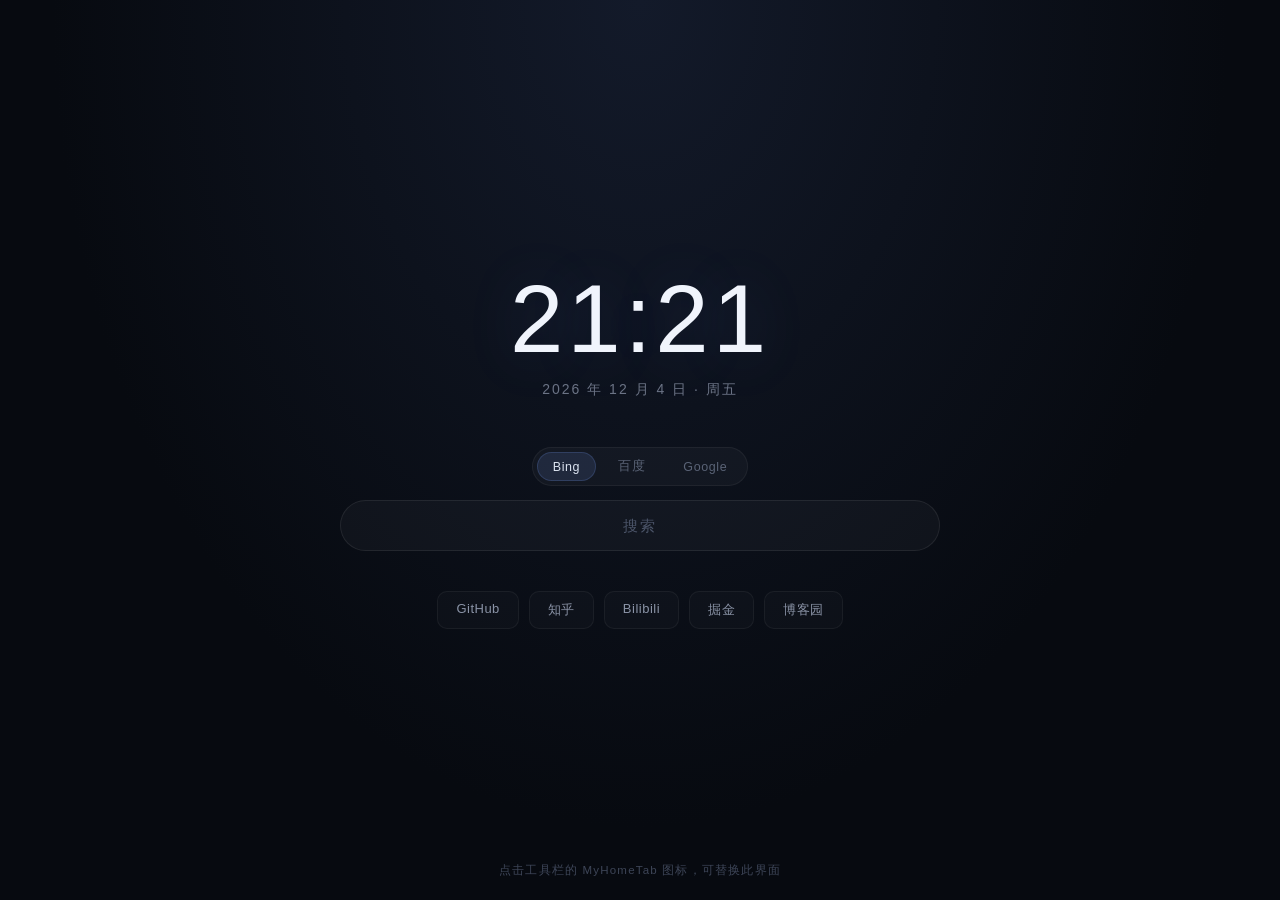
<file: index.html>
<!DOCTYPE html>
<html lang="zh-CN">
<head>
<meta charset="UTF-8">
<meta name="viewport" content="width=device-width, initial-scale=1.0">
<title>新标签页</title>
<style>
  * { margin: 0; padding: 0; box-sizing: border-box; }

  html, body {
    height: 100%;
    overflow: hidden;
    background: #070a10;
    color: #e6ebf5;
    font-family: -apple-system, BlinkMacSystemFont, "Segoe UI", Roboto,
                 "PingFang SC", "Microsoft YaHei", sans-serif;
  }

  #frame, #default {
    position: fixed;
    inset: 0;
    width: 100%;
    height: 100%;
  }
  #frame { border: 0; display: block; }
  #frame[hidden], #default[hidden] { display: none; }

  /* ---------- 默认界面 ---------- */
  #default {
    display: flex;
    flex-direction: column;
    align-items: center;
    justify-content: center;
    background: radial-gradient(ellipse at 50% 0%, #131a2a 0%, #070a10 65%);
    user-select: none;
  }

  .clock {
    font-size: 96px;
    font-weight: 200;
    letter-spacing: 4px;
    color: #f0f4fc;
    font-variant-numeric: tabular-nums;
    line-height: 1;
    text-shadow: 0 0 60px rgba(120, 160, 255, .18);
  }
  .date {
    margin-top: 14px;
    font-size: 14px;
    letter-spacing: 2px;
    color: #6b7385;
  }

  .search {
    margin-top: 48px;
    width: min(600px, 82vw);
    display: flex;
    flex-direction: column;
    align-items: center;
    gap: 14px;
  }

  .engines {
    display: flex;
    gap: 6px;
    padding: 4px;
    border-radius: 999px;
    background: rgba(255,255,255,.03);
    border: 1px solid rgba(255,255,255,.05);
  }
  .engine {
    padding: 6px 16px;
    border: none;
    background: transparent;
    color: #5a6376;
    font-size: 12.5px;
    font-family: inherit;
    letter-spacing: .6px;
    border-radius: 999px;
    cursor: pointer;
    transition: .18s;
  }
  .engine:hover { color: #8a93a6; }
  .engine.active {
    color: #dbe3f0;
    background: rgba(120, 160, 255, .12);
    box-shadow: inset 0 0 0 1px rgba(120, 160, 255, .18);
  }

  .search input {
    width: 100%;
    padding: 16px 24px;
    border-radius: 999px;
    border: 1px solid rgba(255,255,255,.08);
    background: rgba(255,255,255,.03);
    color: #e6ebf5;
    font-size: 15px;
    font-family: inherit;
    outline: none;
    transition: .25s;
    text-align: center;
    letter-spacing: .5px;
  }
  .search input::placeholder {
    color: #4b5468;
    letter-spacing: 2px;
  }
  .search input:focus {
    border-color: rgba(120, 160, 255, .3);
    background: rgba(255,255,255,.05);
    box-shadow: 0 0 0 4px rgba(120, 160, 255, .06);
  }

  .links {
    margin-top: 40px;
    display: flex;
    gap: 10px;
    flex-wrap: wrap;
    justify-content: center;
    padding: 0 24px;
  }
  .links a {
    padding: 9px 18px;
    border-radius: 10px;
    border: 1px solid rgba(255,255,255,.05);
    background: rgba(255,255,255,.02);
    color: #8a93a6;
    font-size: 13px;
    text-decoration: none;
    transition: .2s;
    letter-spacing: .5px;
  }
  .links a:hover {
    color: #dbe3f0;
    border-color: rgba(255,255,255,.14);
    background: rgba(255,255,255,.05);
    transform: translateY(-2px);
  }

  .hint {
    position: fixed;
    bottom: 22px;
    font-size: 11.5px;
    color: #3d4557;
    letter-spacing: 1.2px;
  }

  @media (max-width: 600px) {
    .clock { font-size: 64px; letter-spacing: 2px; }
    .date { font-size: 12px; }
    .search { margin-top: 36px; gap: 12px; }
    .engine { padding: 5px 12px; font-size: 12px; }
    .search input { padding: 13px 18px; font-size: 14px; }
    .links { margin-top: 28px; gap: 8px; }
    .links a { padding: 8px 14px; font-size: 12px; }
    .hint { font-size: 10.5px; }
  }
</style>
</head>
<body>
  <!-- 默认界面（未设置自定义 HTML 时显示） -->
  <div id="default">
    <div class="clock" id="clock">--:--</div>
    <div class="date" id="date"></div>

    <form class="search" id="searchForm">
      <div class="engines" id="engines">
        <button type="button" class="engine active" data-engine="bing">Bing</button>
        <button type="button" class="engine" data-engine="baidu">百度</button>
        <button type="button" class="engine" data-engine="google">Google</button>
      </div>
      <input type="text" id="q" placeholder="搜索" autocomplete="off" spellcheck="false">
    </form>

    <div class="links">
      <a href="https://github.com" target="_blank" rel="noopener">GitHub</a>
      <a href="https://www.zhihu.com" target="_blank" rel="noopener">知乎</a>
      <a href="https://www.bilibili.com" target="_blank" rel="noopener">Bilibili</a>
      <a href="https://juejin.cn" target="_blank" rel="noopener">掘金</a>
      <a href="https://www.cnblogs.com" target="_blank" rel="noopener">博客园</a>
    </div>

    <div class="hint">点击工具栏的 MyHomeTab 图标，可替换此界面</div>
  </div>

  <!-- 用户自定义 HTML 的渲染容器 -->
  <iframe id="frame" src="sandbox.html" hidden
    sandbox="allow-scripts allow-same-origin allow-forms allow-popups allow-modals allow-downloads"></iframe>

  <script src="index.js"></script>
</body>
</html>
</file>
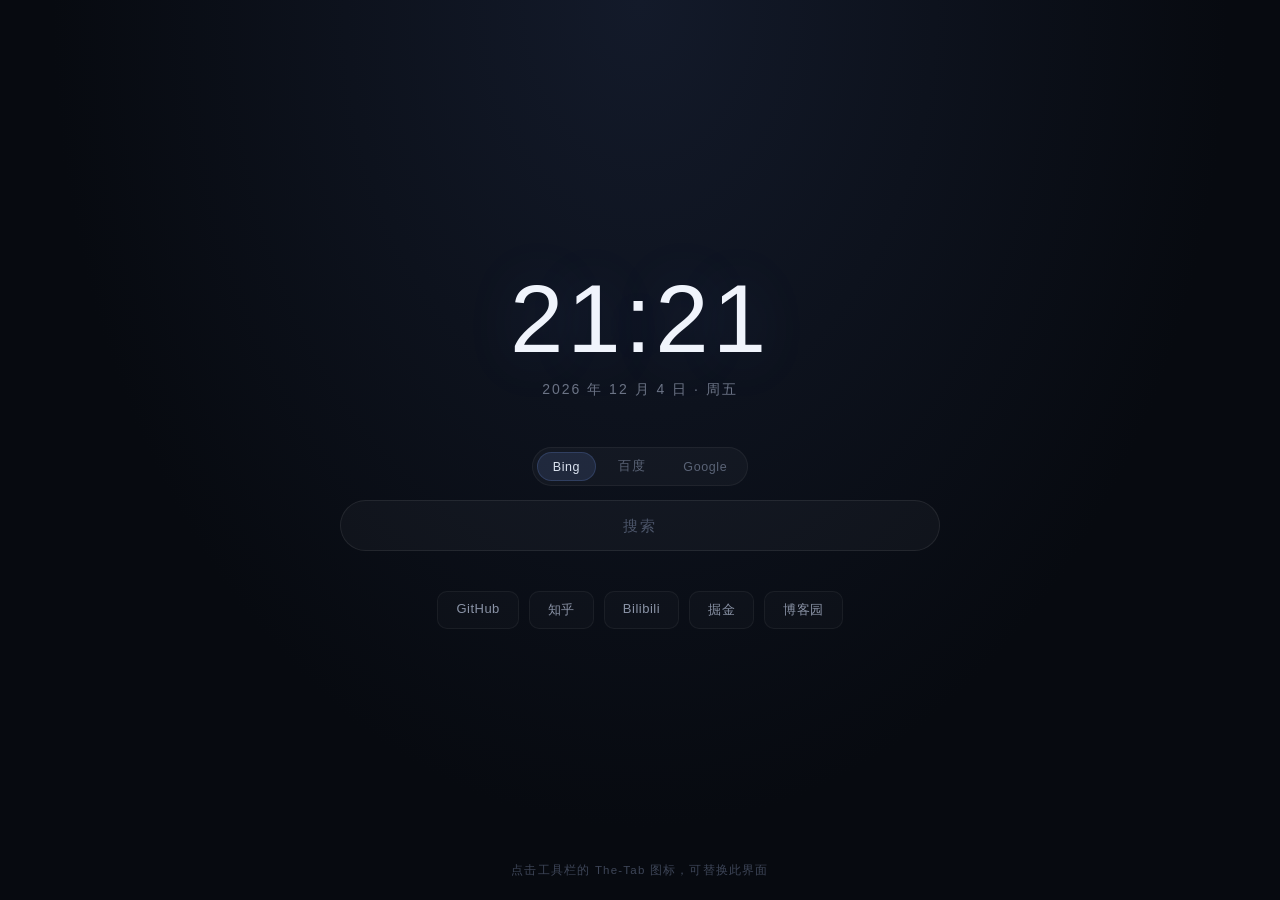
<file: src/index.html>
<!DOCTYPE html>
<html lang="zh-CN">
<head>
<meta charset="UTF-8">
<meta name="viewport" content="width=device-width, initial-scale=1.0">
<title>新标签页</title>
<script>
  // 简单的语言切换逻辑
  const STORAGE_KEY = 'language';
  function updateLanguage() {
    chrome.storage.local.get({ [STORAGE_KEY]: 'zh_CN' }, (data) => {
      const lang = data[STORAGE_KEY] || 'zh_CN';
      document.documentElement.lang = lang;
    });
  }
  updateLanguage();
</script>
<style>
  * { margin: 0; padding: 0; box-sizing: border-box; }

  html, body {
    height: 100%;
    overflow: hidden;
    background: #070a10;
    color: #e6ebf5;
    font-family: -apple-system, BlinkMacSystemFont, "Segoe UI", Roboto,
                 "PingFang SC", "Microsoft YaHei", sans-serif;
  }

  #frame, #default {
    position: fixed;
    inset: 0;
    width: 100%;
    height: 100%;
  }
  #frame { border: 0; display: block; }
  #frame[hidden], #default[hidden] { display: none; }

  /* ---------- 默认界面 ---------- */
  #default {
    display: flex;
    flex-direction: column;
    align-items: center;
    justify-content: center;
    background: radial-gradient(ellipse at 50% 0%, #131a2a 0%, #070a10 65%);
    user-select: none;
  }

  .clock {
    font-size: 96px;
    font-weight: 200;
    letter-spacing: 4px;
    color: #f0f4fc;
    font-variant-numeric: tabular-nums;
    line-height: 1;
    text-shadow: 0 0 60px rgba(120, 160, 255, .18);
  }
  .date {
    margin-top: 14px;
    font-size: 14px;
    letter-spacing: 2px;
    color: #6b7385;
  }

  .search {
    margin-top: 48px;
    width: min(600px, 82vw);
    display: flex;
    flex-direction: column;
    align-items: center;
    gap: 14px;
  }

  .engines {
    display: flex;
    gap: 6px;
    padding: 4px;
    border-radius: 999px;
    background: rgba(255,255,255,.03);
    border: 1px solid rgba(255,255,255,.05);
  }
  .engine {
    padding: 6px 16px;
    border: none;
    background: transparent;
    color: #5a6376;
    font-size: 12.5px;
    font-family: inherit;
    letter-spacing: .6px;
    border-radius: 999px;
    cursor: pointer;
    transition: .18s;
  }
  .engine:hover { color: #8a93a6; }
  .engine.active {
    color: #dbe3f0;
    background: rgba(120, 160, 255, .12);
    box-shadow: inset 0 0 0 1px rgba(120, 160, 255, .18);
  }

  .search input {
    width: 100%;
    padding: 16px 24px;
    border-radius: 999px;
    border: 1px solid rgba(255,255,255,.08);
    background: rgba(255,255,255,.03);
    color: #e6ebf5;
    font-size: 15px;
    font-family: inherit;
    outline: none;
    transition: .25s;
    text-align: center;
    letter-spacing: .5px;
  }
  .search input::placeholder {
    color: #4b5468;
    letter-spacing: 2px;
  }
  .search input:focus {
    border-color: rgba(120, 160, 255, .3);
    background: rgba(255,255,255,.05);
    box-shadow: 0 0 0 4px rgba(120, 160, 255, .06);
  }

  .links {
    margin-top: 40px;
    display: flex;
    gap: 10px;
    flex-wrap: wrap;
    justify-content: center;
    padding: 0 24px;
  }
  .links a {
    padding: 9px 18px;
    border-radius: 10px;
    border: 1px solid rgba(255,255,255,.05);
    background: rgba(255,255,255,.02);
    color: #8a93a6;
    font-size: 13px;
    text-decoration: none;
    transition: .2s;
    letter-spacing: .5px;
  }
  .links a:hover {
    color: #dbe3f0;
    border-color: rgba(255,255,255,.14);
    background: rgba(255,255,255,.05);
    transform: translateY(-2px);
  }

  .hint {
    position: fixed;
    bottom: 22px;
    font-size: 11.5px;
    color: #3d4557;
    letter-spacing: 1.2px;
  }

  @media (max-width: 600px) {
    .clock { font-size: 64px; letter-spacing: 2px; }
    .date { font-size: 12px; }
    .search { margin-top: 36px; gap: 12px; }
    .engine { padding: 5px 12px; font-size: 12px; }
    .search input { padding: 13px 18px; font-size: 14px; }
    .links { margin-top: 28px; gap: 8px; }
    .links a { padding: 8px 14px; font-size: 12px; }
    .hint { font-size: 10.5px; }
  }
</style>
</head>
<body>
  <!-- 默认界面（未设置自定义 HTML 时显示） -->
  <div id="default">
    <div class="clock" id="clock">--:--</div>
    <div class="date" id="date"></div>

    <form class="search" id="searchForm">
      <div class="engines" id="engines">
        <button type="button" class="engine active" data-engine="bing"><span data-i18n="engineBing">Bing</span></button>
        <button type="button" class="engine" data-engine="baidu"><span data-i18n="engineBaidu">百度</span></button>
        <button type="button" class="engine" data-engine="google"><span data-i18n="engineGoogle">Google</span></button>
      </div>
      <input type="text" id="q" placeholder="搜索" autocomplete="off" spellcheck="false" data-i18n-placeholder="searchPlaceholder">
    </form>

    <div class="links">
      <a href="https://github.com" target="_blank" rel="noopener"><span data-i18n="linksGitHub">GitHub</span></a>
      <a href="https://www.zhihu.com" target="_blank" rel="noopener"><span data-i18n="linksZhihu">知乎</span></a>
      <a href="https://www.bilibili.com" target="_blank" rel="noopener"><span data-i18n="linksBilibili">Bilibili</span></a>
      <a href="https://juejin.cn" target="_blank" rel="noopener"><span data-i18n="linksJuejin">掘金</span></a>
      <a href="https://www.cnblogs.com" target="_blank" rel="noopener"><span data-i18n="linksBlog">博客园</span></a>
    </div>

    <div class="hint" data-i18n="hint">点击工具栏的 The-Tab 图标，可替换此界面</div>
  </div>

  <!-- 用户自定义 HTML 的渲染容器 -->
  <iframe id="frame" src="sandbox.html" hidden
    sandbox="allow-scripts allow-same-origin allow-forms allow-popups allow-modals allow-downloads"></iframe>

  <script src="index.js"></script>
</body>
</html>
</file>
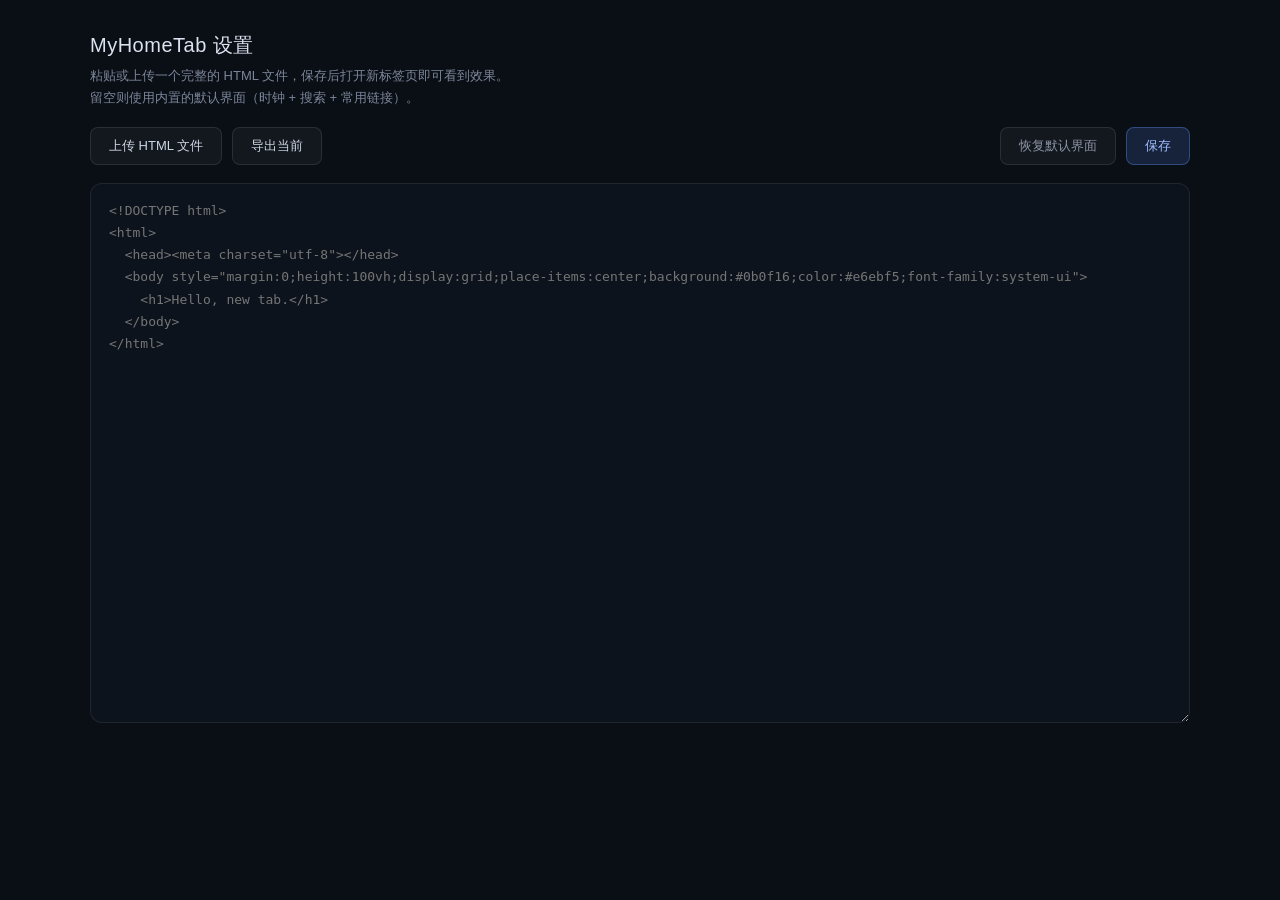
<file: settings.html>
<!DOCTYPE html>
<html lang="zh-CN">
<head>
<meta charset="UTF-8">
<meta name="viewport" content="width=device-width, initial-scale=1">
<title>MyHomeTab · 设置</title>
<style>
  * { box-sizing: border-box; }
  body {
    margin: 0; min-height: 100vh; padding: 32px;
    background: #0a0e15; color: #dbe3f0;
    font-family: -apple-system, BlinkMacSystemFont, "Segoe UI", Roboto,
                 "PingFang SC", "Microsoft YaHei", sans-serif;
  }
  main { max-width: 1100px; margin: 0 auto; display: flex; flex-direction: column; gap: 18px; }

  header h1 { margin: 0 0 6px; font-size: 20px; font-weight: 500; letter-spacing: .5px; }
  header p  { margin: 0; font-size: 13px; color: #7c869a; line-height: 1.7; }
  header code {
    padding: 1px 6px; border-radius: 4px;
    background: rgba(255,255,255,.06); color: #9dbdff;
    font-family: "SF Mono", Menlo, Consolas, monospace; font-size: 12px;
  }

  .toolbar { display: flex; align-items: center; gap: 10px; flex-wrap: wrap; }
  .spacer { flex: 1; }

  .btn {
    display: inline-flex; align-items: center;
    padding: 9px 18px;
    border-radius: 8px;
    border: 1px solid rgba(255,255,255,.1);
    background: rgba(255,255,255,.04);
    color: #cdd6e4;
    font-size: 13px; font-family: inherit;
    cursor: pointer; transition: .18s;
  }
  .btn:hover { background: rgba(255,255,255,.08); border-color: rgba(255,255,255,.18); }
  .btn.primary {
    background: rgba(96,150,255,.16);
    border-color: rgba(96,150,255,.35);
    color: #9dbdff;
  }
  .btn.primary:hover { background: rgba(96,150,255,.26); }
  .btn.ghost { color: #8b93a4; }

  textarea {
    width: 100%;
    min-height: 60vh;
    padding: 16px 18px;
    border-radius: 12px;
    border: 1px solid rgba(255,255,255,.08);
    background: #0d131c;
    color: #c9d4e6;
    font-family: "SF Mono", Menlo, Consolas, monospace;
    font-size: 13px;
    line-height: 1.7;
    resize: vertical;
    outline: none;
    transition: border-color .2s;
    tab-size: 2;
  }
  textarea:focus { border-color: rgba(96,150,255,.35); }

  .status { margin: 0; min-height: 18px; font-size: 12.5px; color: #6fb28b; }
  .status.error { color: #e28282; }
</style>
</head>
<body>
<main>
  <header>
    <h1>MyHomeTab 设置</h1>
    <p>
      粘贴或上传一个完整的 HTML 文件，保存后打开新标签页即可看到效果。<br>
      留空则使用内置的默认界面（时钟 + 搜索 + 常用链接）。
    </p>
  </header>

  <div class="toolbar">
    <label class="btn">
      <input type="file" id="fileInput" accept=".html,.htm,text/html" hidden>
      上传 HTML 文件
    </label>
    <button class="btn" id="downloadBtn">导出当前</button>
    <span class="spacer"></span>
    <button class="btn ghost" id="clearBtn">恢复默认界面</button>
    <button class="btn primary" id="saveBtn">保存</button>
  </div>

  <textarea id="editor" spellcheck="false" placeholder="&lt;!DOCTYPE html&gt;
&lt;html&gt;
  &lt;head&gt;&lt;meta charset=&quot;utf-8&quot;&gt;&lt;/head&gt;
  &lt;body style=&quot;margin:0;height:100vh;display:grid;place-items:center;background:#0b0f16;color:#e6ebf5;font-family:system-ui&quot;&gt;
    &lt;h1&gt;Hello, new tab.&lt;/h1&gt;
  &lt;/body&gt;
&lt;/html&gt;"></textarea>

  <p id="status" class="status"></p>
</main>
<script src="settings.js"></script>
</body>
</html>
</file>
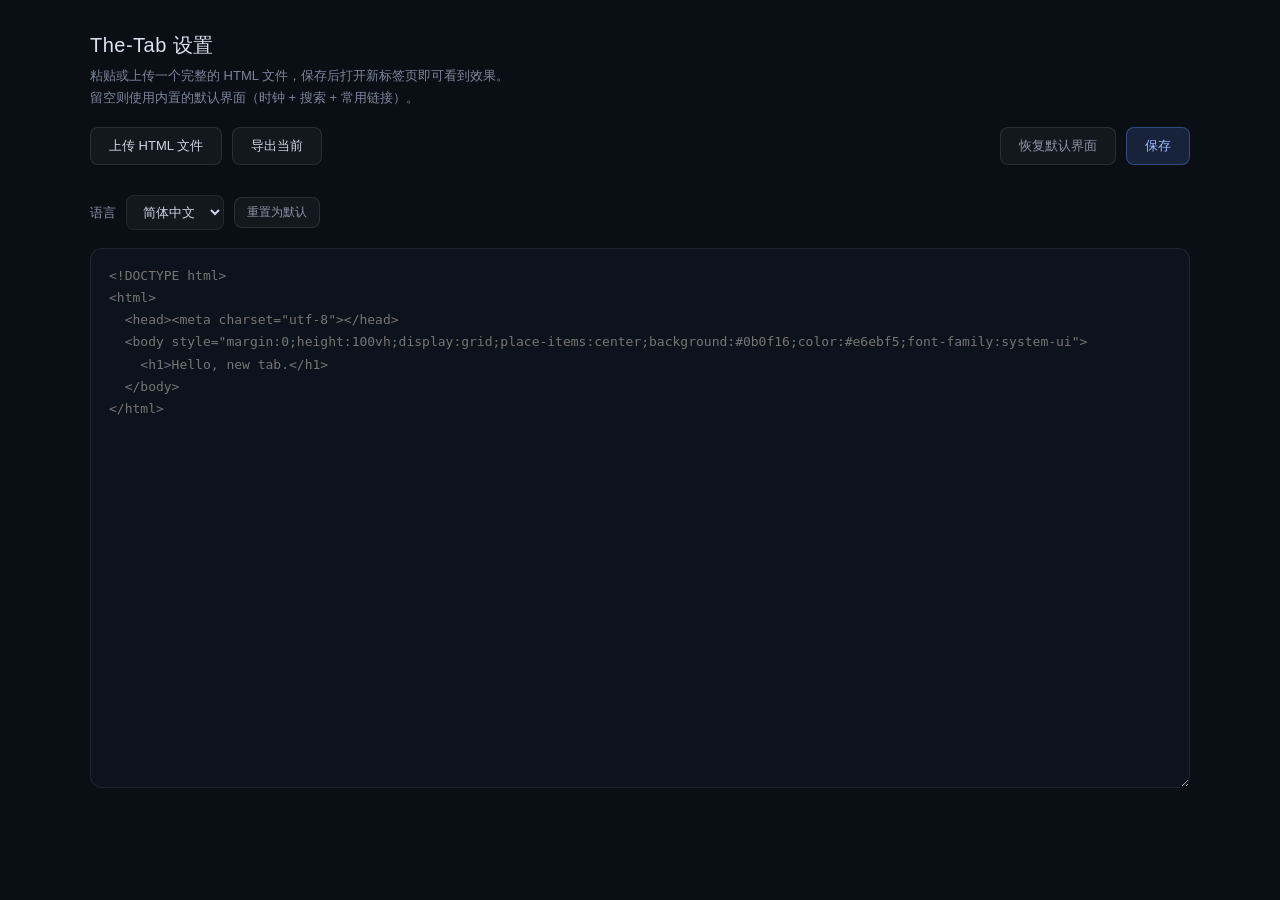
<file: src/settings.html>
<!DOCTYPE html>
<html lang="zh-CN">
<head>
<meta charset="UTF-8">
<meta name="viewport" content="width=device-width, initial-scale=1">
<title data-i18n="pageTitle">The-Tab · 设置</title>
<style>
  * { box-sizing: border-box; }
  body {
    margin: 0; min-height: 100vh; padding: 32px;
    background: #0a0e15; color: #dbe3f0;
    font-family: -apple-system, BlinkMacSystemFont, "Segoe UI", Roboto,
                 "PingFang SC", "Microsoft YaHei", sans-serif;
  }
  main { max-width: 1100px; margin: 0 auto; display: flex; flex-direction: column; gap: 18px; }

  header h1 { margin: 0 0 6px; font-size: 20px; font-weight: 500; letter-spacing: .5px; }
  header p  { margin: 0; font-size: 13px; color: #7c869a; line-height: 1.7; }
  header code {
    padding: 1px 6px; border-radius: 4px;
    background: rgba(255,255,255,.06); color: #9dbdff;
    font-family: "SF Mono", Menlo, Consolas, monospace; font-size: 12px;
  }

  .toolbar { display: flex; align-items: center; gap: 10px; flex-wrap: wrap; }
  .spacer { flex: 1; }

  .btn {
    display: inline-flex; align-items: center;
    padding: 9px 18px;
    border-radius: 8px;
    border: 1px solid rgba(255,255,255,.1);
    background: rgba(255,255,255,.04);
    color: #cdd6e4;
    font-size: 13px; font-family: inherit;
    cursor: pointer; transition: .18s;
  }
  .btn:hover { background: rgba(255,255,255,.08); border-color: rgba(255,255,255,.18); }
  .btn.primary {
    background: rgba(96,150,255,.16);
    border-color: rgba(96,150,255,.35);
    color: #9dbdff;
  }
  .btn.primary:hover { background: rgba(96,150,255,.26); }
  .btn.ghost { color: #8b93a4; }

  textarea {
    width: 100%;
    min-height: 60vh;
    padding: 16px 18px;
    border-radius: 12px;
    border: 1px solid rgba(255,255,255,.08);
    background: #0d131c;
    color: #c9d4e6;
    font-family: "SF Mono", Menlo, Consolas, monospace;
    font-size: 13px;
    line-height: 1.7;
    resize: vertical;
    outline: none;
    transition: border-color .2s;
    tab-size: 2;
  }
  textarea:focus { border-color: rgba(96,150,255,.35); }

  .status { margin: 0; min-height: 18px; font-size: 12.5px; color: #6fb28b; }
  .status.error { color: #e28282; }
</style>
</head>
<body>
<main>
  <header>
    <h1 data-i18n="pageTitle">The-Tab 设置</h1>
    <p>
      <span data-i18n="pageDescription">粘贴或上传一个完整的 HTML 文件，保存后打开新标签页即可看到效果。<br>
      留空则使用内置的默认界面（时钟 + 搜索 + 常用链接）。</span>
    </p>
  </header>

  <div class="toolbar">
    <label class="btn">
      <input type="file" id="fileInput" accept=".html,.htm,text/html" hidden>
      <span data-i18n="uploadButton">上传 HTML 文件</span>
    </label>
    <button class="btn" id="downloadBtn"><span data-i18n="exportButton">导出当前</span></button>
    <span class="spacer"></span>
    <button class="btn ghost" id="clearBtn"><span data-i18n="clearButton">恢复默认界面</span></button>
    <button class="btn primary" id="saveBtn"><span data-i18n="saveButton">保存</span></button>
  </div>

  <div class="toolbar" style="margin-top: 12px;">
    <span style="font-size: 13px; color: #8b93a4;"><span data-i18n="languageTitle">语言</span></span>
    <select id="languageSelect" style="padding: 8px 12px; border-radius: 8px; border: 1px solid rgba(255,255,255,.08); background: rgba(255,255,255,.04); color: #cdd6e4; font-size: 13px; font-family: inherit; outline: none;">
      <option value="zh_CN"><span data-i18n="languageZh">简体中文</span></option>
      <option value="en"><span data-i18n="languageEn">English</span></option>
    </select>
    <button class="btn ghost" id="resetLanguageBtn" style="font-size: 12px; padding: 6px 12px;"><span data-i18n="languageReset">重置为默认</span></button>
  </div>

  <textarea id="editor" spellcheck="false" placeholder="&lt;!DOCTYPE html&gt;
&lt;html&gt;
  &lt;head&gt;&lt;meta charset=&quot;utf-8&quot;&gt;&lt;/head&gt;
  &lt;body style=&quot;margin:0;height:100vh;display:grid;place-items:center;background:#0b0f16;color:#e6ebf5;font-family:system-ui&quot;&gt;
    &lt;h1&gt;Hello, new tab.&lt;/h1&gt;
  &lt;/body&gt;
&lt;/html&gt;"></textarea>

  <p id="status" class="status"></p>
</main>
<script src="settings.js"></script>
</body>
</html>
</file>
